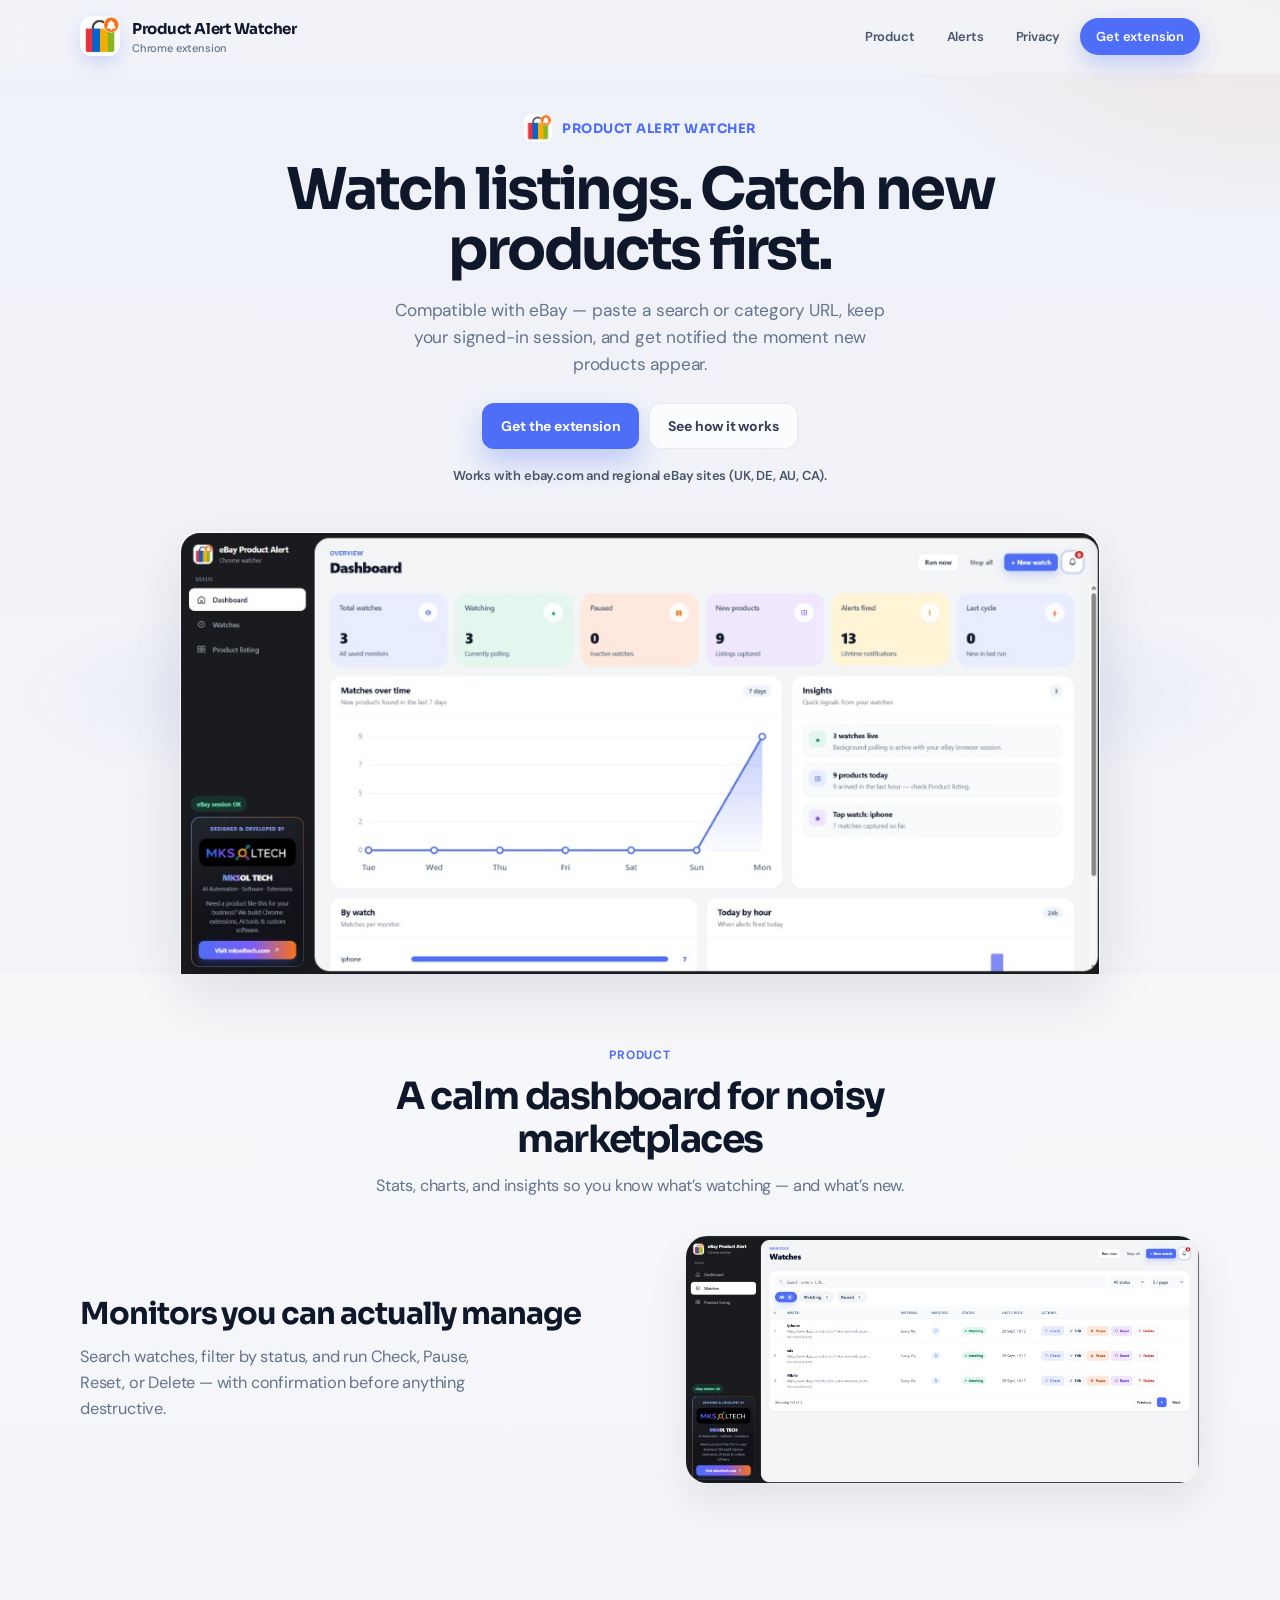
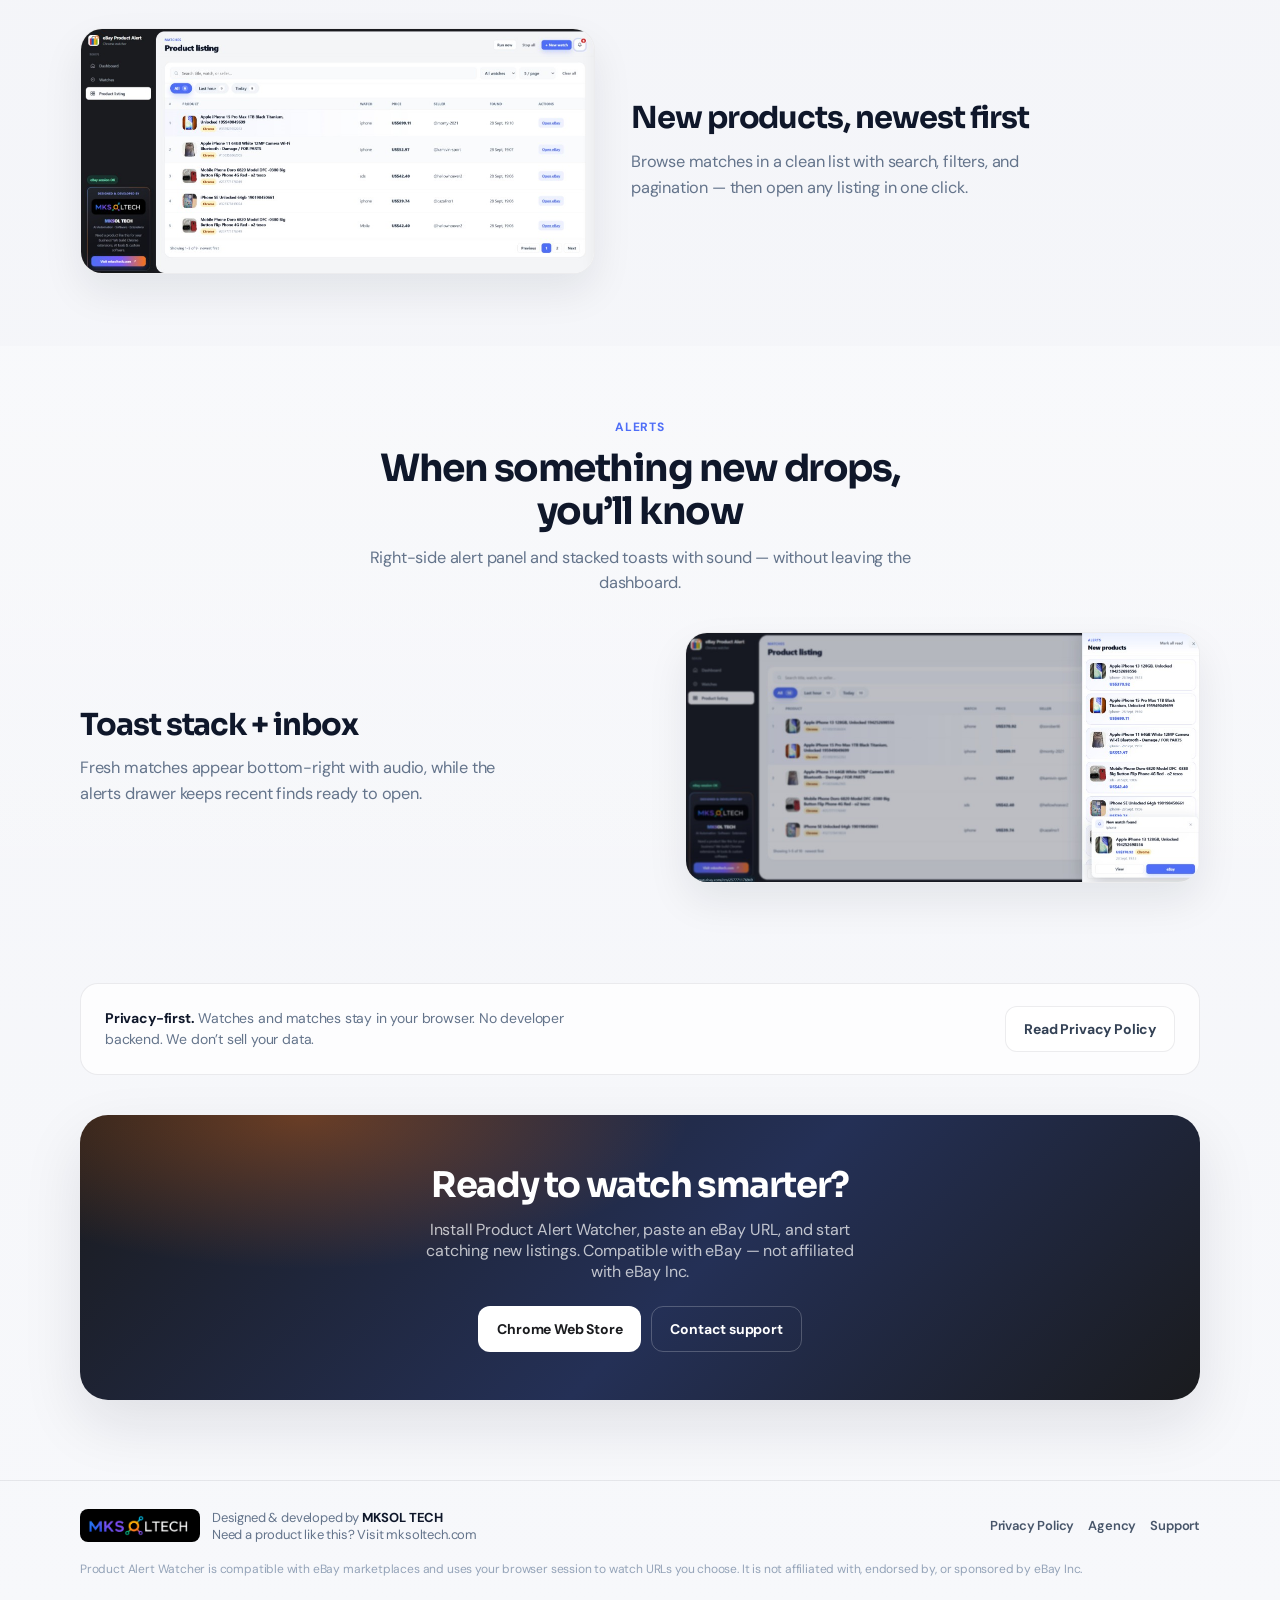
<file: index.html>
<!DOCTYPE html>
<html lang="en">
  <head>
    <meta charset="UTF-8" />
    <meta name="viewport" content="width=device-width, initial-scale=1" />
    <title>Product Alert Watcher — Watch listings. Get alerts.</title>
    <meta
      name="description"
      content="Product Alert Watcher is compatible with eBay. Paste a search URL, watch with your browser session, and get alerts when new products appear. By MKSOL TECH."
    />
    <link rel="icon" href="assets/icon128.png" />
    <link rel="preconnect" href="https://fonts.googleapis.com" />
    <link rel="preconnect" href="https://fonts.gstatic.com" crossorigin />
    <link
      href="https://fonts.googleapis.com/css2?family=DM+Sans:ital,opsz,wght@0,9..40,400;0,9..40,500;0,9..40,600;0,9..40,700;1,9..40,400&family=Sora:wght@600;700&display=swap"
      rel="stylesheet"
    />
    <link rel="stylesheet" href="styles.css" />
  </head>
  <body>
    <header class="top" id="topNav">
      <div class="wrap top-inner">
        <a class="logo" href="index.html">
          <img src="assets/logo.png" alt="" />
          <div>
            <strong>Product Alert Watcher</strong>
            <span>Chrome extension</span>
          </div>
        </a>
        <nav class="nav" aria-label="Primary">
          <a href="#product">Product</a>
          <a href="#alerts">Alerts</a>
          <a href="privacy.html">Privacy</a>
          <a class="nav-cta" href="#get">Get extension</a>
        </nav>
      </div>
    </header>

    <main>
      <section class="hero">
        <div class="wrap">
          <div class="hero-copy">
            <p class="hero-brand">
              <img src="assets/logo.png" alt="" />
              Product Alert Watcher
            </p>
            <h1>Watch listings. Catch new products first.</h1>
            <p class="hero-lead">
              Compatible with eBay — paste a search or category URL, keep your signed-in session,
              and get notified the moment new products appear.
            </p>
            <div class="hero-actions">
              <a class="btn primary" href="#get">Get the extension</a>
              <a class="btn ghost" href="#product">See how it works</a>
            </div>
            <p class="hero-compat">Works with ebay.com and regional eBay sites (UK, DE, AU, CA).</p>
          </div>
        </div>

        <div class="hero-stage">
          <div class="hero-frame">
            <img src="assets/screen-dashboard.png" alt="Product Alert Watcher dashboard" />
          </div>
        </div>
      </section>

      <section class="section ambient" id="product">
        <div class="wrap">
          <div class="section-head">
            <p class="eyebrow">Product</p>
            <h2>A calm dashboard for noisy marketplaces</h2>
            <p>Stats, charts, and insights so you know what’s watching — and what’s new.</p>
          </div>

          <div class="band">
            <div class="band-copy">
              <h3>Monitors you can actually manage</h3>
              <p>
                Search watches, filter by status, and run Check, Pause, Reset, or Delete —
                with confirmation before anything destructive.
              </p>
            </div>
            <div class="band-media">
              <img src="assets/screen-watches.png" alt="Watches list screen" />
            </div>
          </div>
        </div>
      </section>

      <section class="section">
        <div class="wrap">
          <div class="band reverse">
            <div class="band-copy">
              <h3>New products, newest first</h3>
              <p>
                Browse matches in a clean list with search, filters, and pagination —
                then open any listing in one click.
              </p>
            </div>
            <div class="band-media">
              <img src="assets/screen-products.png" alt="Product listing screen" />
            </div>
          </div>
        </div>
      </section>

      <section class="section ambient" id="alerts">
        <div class="wrap">
          <div class="section-head">
            <p class="eyebrow">Alerts</p>
            <h2>When something new drops, you’ll know</h2>
            <p>Right-side alert panel and stacked toasts with sound — without leaving the dashboard.</p>
          </div>
          <div class="band">
            <div class="band-copy">
              <h3>Toast stack + inbox</h3>
              <p>
                Fresh matches appear bottom-right with audio, while the alerts drawer keeps
                recent finds ready to open.
              </p>
            </div>
            <div class="band-media">
              <img src="assets/screen-alerts.png" alt="Alerts panel and toast notification" />
            </div>
          </div>
        </div>
      </section>

      <section class="strip">
        <div class="wrap">
          <div class="strip-box">
            <p>
              <strong>Privacy-first.</strong>
              Watches and matches stay in your browser. No developer backend.
              We don’t sell your data.
            </p>
            <a class="btn ghost" href="privacy.html">Read Privacy Policy</a>
          </div>
        </div>
      </section>

      <section class="final" id="get">
        <div class="wrap">
          <div class="final-box">
            <h2>Ready to watch smarter?</h2>
            <p>
              Install Product Alert Watcher, paste an eBay URL, and start catching new listings.
              Compatible with eBay — not affiliated with eBay Inc.
            </p>
            <div class="final-actions">
              <a class="btn primary" href="https://chrome.google.com/webstore" target="_blank" rel="noopener noreferrer">
                Chrome Web Store
              </a>
              <a class="btn ghost" href="mailto:mksoltech@gmail.com">Contact support</a>
            </div>
          </div>
        </div>
      </section>
    </main>

    <footer class="site-footer">
      <div class="wrap">
        <div class="footer-inner">
          <a class="mksol" href="https://mksoltech.com/" target="_blank" rel="noopener noreferrer">
            <img src="assets/mksol-logo.webp" alt="MKSOL TECH" />
            <p>
              Designed &amp; developed by <strong>MKSOL TECH</strong><br />
              Need a product like this? Visit mksoltech.com
            </p>
          </a>
          <div class="footer-links">
            <a href="privacy.html">Privacy Policy</a>
            <a href="https://mksoltech.com/" target="_blank" rel="noopener noreferrer">Agency</a>
            <a href="mailto:mksoltech@gmail.com">Support</a>
          </div>
        </div>
        <p class="disclaimer">
          Product Alert Watcher is compatible with eBay marketplaces and uses your browser session to
          watch URLs you choose. It is not affiliated with, endorsed by, or sponsored by eBay Inc.
        </p>
      </div>
    </footer>

    <script>
      const topNav = document.getElementById("topNav");
      const onScroll = () => topNav.classList.toggle("scrolled", window.scrollY > 8);
      onScroll();
      window.addEventListener("scroll", onScroll, { passive: true });
    </script>
  </body>
</html>
</file>
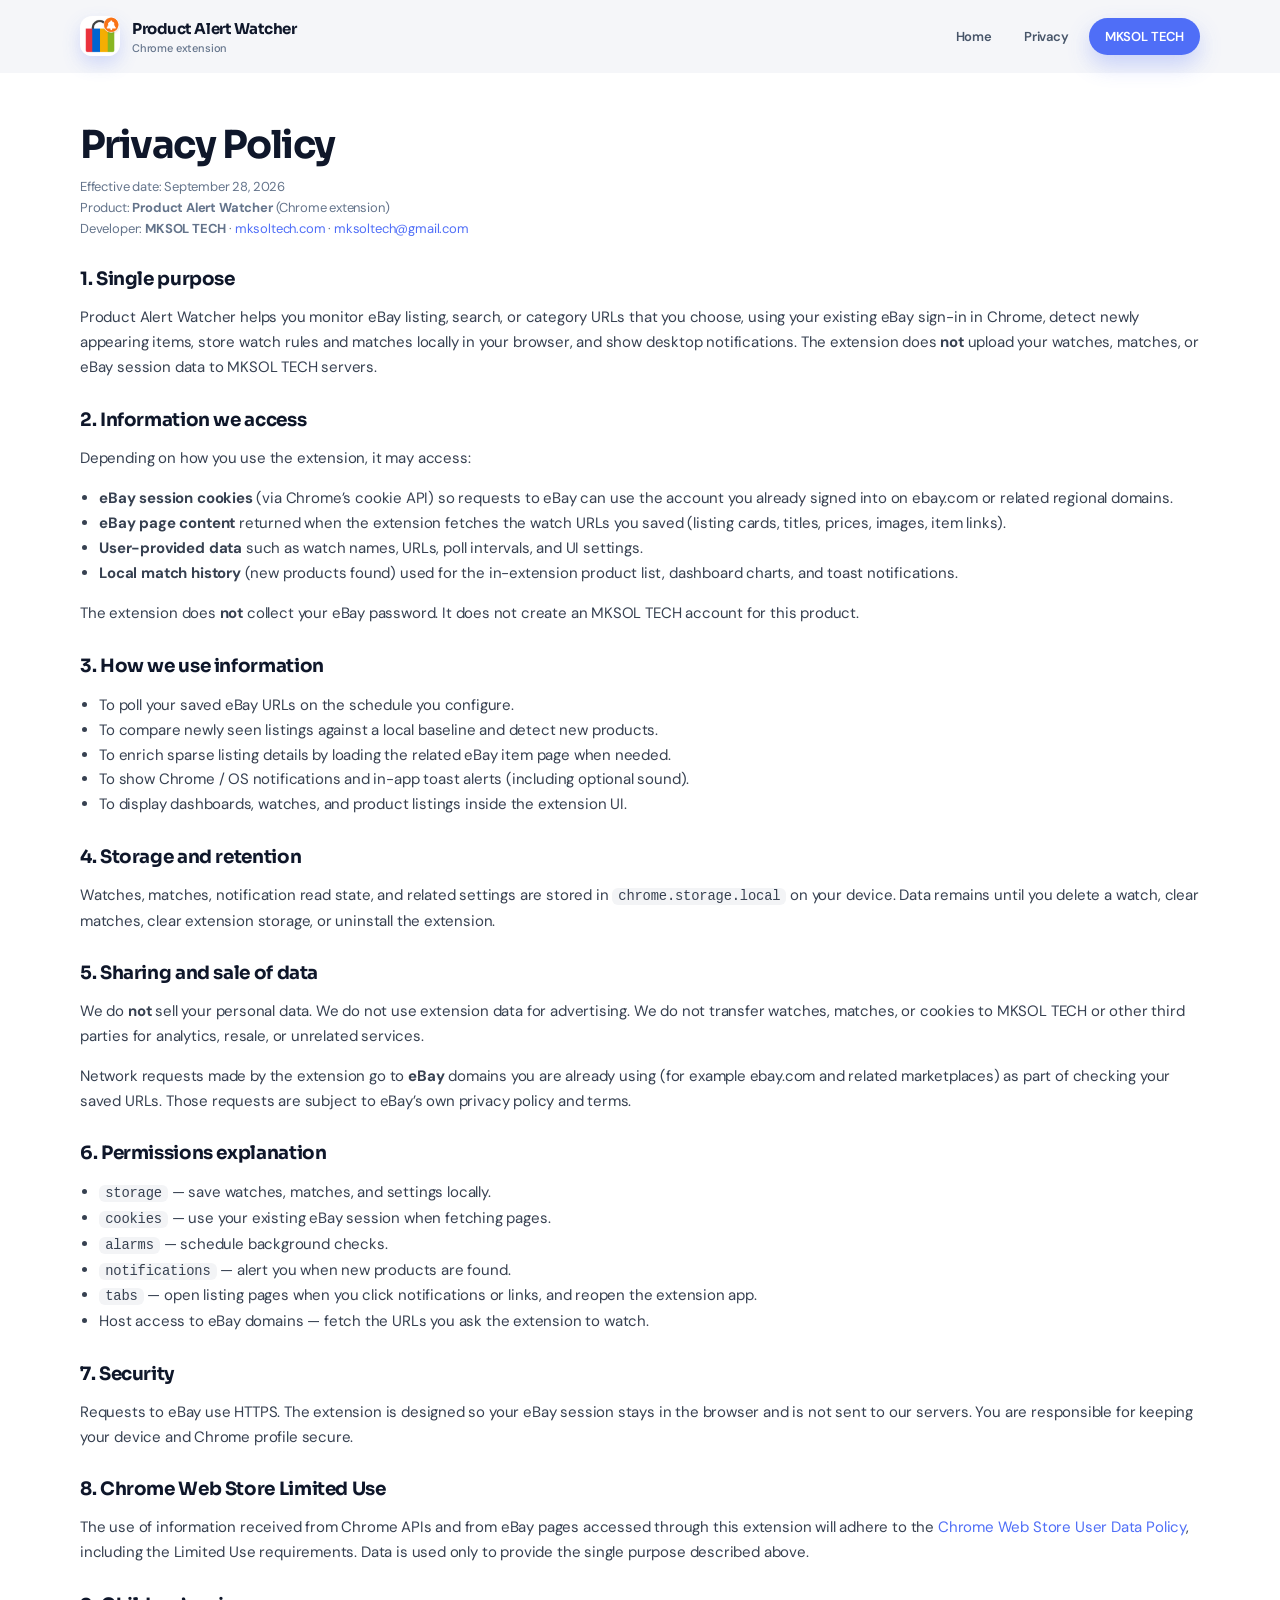
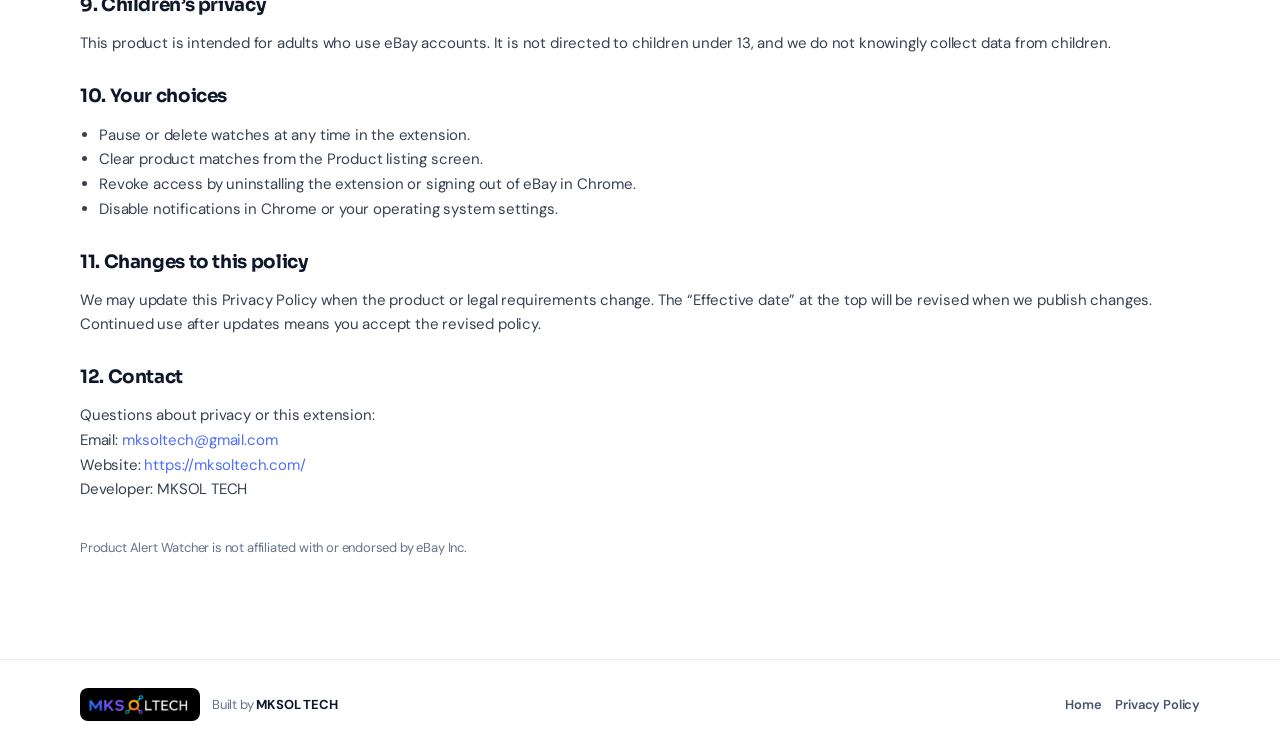
<file: privacy.html>
<!DOCTYPE html>
<html lang="en">
  <head>
    <meta charset="UTF-8" />
    <meta name="viewport" content="width=device-width, initial-scale=1" />
    <title>Privacy Policy — Product Alert Watcher</title>
    <meta
      name="description"
      content="Privacy Policy for the Product Alert Watcher Chrome extension by MKSOL TECH."
    />
    <link rel="icon" href="assets/icon128.png" />
    <link rel="preconnect" href="https://fonts.googleapis.com" />
    <link rel="preconnect" href="https://fonts.gstatic.com" crossorigin />
    <link
      href="https://fonts.googleapis.com/css2?family=DM+Sans:ital,opsz,wght@0,9..40,400;0,9..40,500;0,9..40,600;0,9..40,700;1,9..40,400&family=Sora:wght@600;700&display=swap"
      rel="stylesheet"
    />
    <link rel="stylesheet" href="styles.css" />
  </head>
  <body class="legal-page">
    <header class="top" id="topNav">
      <div class="wrap top-inner">
        <a class="logo" href="index.html">
          <img src="assets/logo.png" alt="" />
          <div>
            <strong>Product Alert Watcher</strong>
            <span>Chrome extension</span>
          </div>
        </a>
        <nav class="nav" aria-label="Primary">
          <a href="index.html">Home</a>
          <a href="privacy.html">Privacy</a>
          <a class="nav-cta" href="https://mksoltech.com/" target="_blank" rel="noopener noreferrer">MKSOL TECH</a>
        </nav>
      </div>
    </header>

    <main class="legal">
      <div class="wrap">
        <h1>Privacy Policy</h1>
        <p class="meta">
          Effective date: September 28, 2026<br />
          Product: <strong>Product Alert Watcher</strong> (Chrome extension)<br />
          Developer: <strong>MKSOL TECH</strong> ·
          <a href="https://mksoltech.com/" target="_blank" rel="noopener noreferrer">mksoltech.com</a> ·
          <a href="mailto:mksoltech@gmail.com">mksoltech@gmail.com</a>
        </p>

        <h2>1. Single purpose</h2>
        <p>
          Product Alert Watcher helps you monitor eBay listing, search, or category URLs that you choose,
          using your existing eBay sign-in in Chrome, detect newly appearing items, store watch rules and
          matches locally in your browser, and show desktop notifications. The extension does
          <strong>not</strong> upload your watches, matches, or eBay session data to MKSOL TECH servers.
        </p>

        <h2>2. Information we access</h2>
        <p>Depending on how you use the extension, it may access:</p>
        <ul>
          <li>
            <strong>eBay session cookies</strong> (via Chrome’s cookie API) so requests to eBay can use
            the account you already signed into on ebay.com or related regional domains.
          </li>
          <li>
            <strong>eBay page content</strong> returned when the extension fetches the watch URLs you
            saved (listing cards, titles, prices, images, item links).
          </li>
          <li>
            <strong>User-provided data</strong> such as watch names, URLs, poll intervals, and UI settings.
          </li>
          <li>
            <strong>Local match history</strong> (new products found) used for the in-extension product
            list, dashboard charts, and toast notifications.
          </li>
        </ul>
        <p>
          The extension does <strong>not</strong> collect your eBay password. It does not create an
          MKSOL TECH account for this product.
        </p>

        <h2>3. How we use information</h2>
        <ul>
          <li>To poll your saved eBay URLs on the schedule you configure.</li>
          <li>To compare newly seen listings against a local baseline and detect new products.</li>
          <li>To enrich sparse listing details by loading the related eBay item page when needed.</li>
          <li>To show Chrome / OS notifications and in-app toast alerts (including optional sound).</li>
          <li>To display dashboards, watches, and product listings inside the extension UI.</li>
        </ul>

        <h2>4. Storage and retention</h2>
        <p>
          Watches, matches, notification read state, and related settings are stored in
          <code>chrome.storage.local</code> on your device. Data remains until you delete a watch,
          clear matches, clear extension storage, or uninstall the extension.
        </p>

        <h2>5. Sharing and sale of data</h2>
        <p>
          We do <strong>not</strong> sell your personal data. We do not use extension data for
          advertising. We do not transfer watches, matches, or cookies to MKSOL TECH or other third
          parties for analytics, resale, or unrelated services.
        </p>
        <p>
          Network requests made by the extension go to <strong>eBay</strong> domains you are already
          using (for example ebay.com and related marketplaces) as part of checking your saved URLs.
          Those requests are subject to eBay’s own privacy policy and terms.
        </p>

        <h2>6. Permissions explanation</h2>
        <ul>
          <li><code>storage</code> — save watches, matches, and settings locally.</li>
          <li><code>cookies</code> — use your existing eBay session when fetching pages.</li>
          <li><code>alarms</code> — schedule background checks.</li>
          <li><code>notifications</code> — alert you when new products are found.</li>
          <li><code>tabs</code> — open listing pages when you click notifications or links, and reopen the extension app.</li>
          <li>Host access to eBay domains — fetch the URLs you ask the extension to watch.</li>
        </ul>

        <h2>7. Security</h2>
        <p>
          Requests to eBay use HTTPS. The extension is designed so your eBay session stays in the
          browser and is not sent to our servers. You are responsible for keeping your device and
          Chrome profile secure.
        </p>

        <h2>8. Chrome Web Store Limited Use</h2>
        <p>
          The use of information received from Chrome APIs and from eBay pages accessed through this
          extension will adhere to the
          <a
            href="https://developer.chrome.com/docs/webstore/program-policies/limited-use/"
            target="_blank"
            rel="noopener noreferrer"
            >Chrome Web Store User Data Policy</a
          >, including the Limited Use requirements. Data is used only to provide the single purpose
          described above.
        </p>

        <h2>9. Children’s privacy</h2>
        <p>
          This product is intended for adults who use eBay accounts. It is not directed to children
          under 13, and we do not knowingly collect data from children.
        </p>

        <h2>10. Your choices</h2>
        <ul>
          <li>Pause or delete watches at any time in the extension.</li>
          <li>Clear product matches from the Product listing screen.</li>
          <li>Revoke access by uninstalling the extension or signing out of eBay in Chrome.</li>
          <li>Disable notifications in Chrome or your operating system settings.</li>
        </ul>

        <h2>11. Changes to this policy</h2>
        <p>
          We may update this Privacy Policy when the product or legal requirements change. The
          “Effective date” at the top will be revised when we publish changes. Continued use after
          updates means you accept the revised policy.
        </p>

        <h2>12. Contact</h2>
        <p>
          Questions about privacy or this extension:<br />
          Email: <a href="mailto:mksoltech@gmail.com">mksoltech@gmail.com</a><br />
          Website:
          <a href="https://mksoltech.com/" target="_blank" rel="noopener noreferrer">https://mksoltech.com/</a><br />
          Developer: MKSOL TECH
        </p>

        <p class="meta" style="margin-top: 36px">
          Product Alert Watcher is not affiliated with or endorsed by eBay Inc.
        </p>
      </div>
    </main>

    <footer class="site-footer">
      <div class="wrap">
        <div class="footer-inner">
          <a class="mksol" href="https://mksoltech.com/" target="_blank" rel="noopener noreferrer">
            <img src="assets/mksol-logo.webp" alt="MKSOL TECH" />
            <p>Built by <strong>MKSOL TECH</strong></p>
          </a>
          <div class="footer-links">
            <a href="index.html">Home</a>
            <a href="privacy.html">Privacy Policy</a>
          </div>
        </div>
      </div>
    </footer>
  </body>
</html>
</file>
<file: styles.css>
:root {
  --bg: #f3f4f8;
  --ink: #0f172a;
  --muted: #64748b;
  --panel: #ffffff;
  --brand: #4f6ef7;
  --brand-deep: #2f4fd6;
  --accent: #f97316;
  --line: rgba(15, 23, 42, 0.08);
  --shadow: 0 24px 60px rgba(15, 23, 42, 0.1);
  --font-display: "Sora", "Segoe UI", sans-serif;
  --font-body: "DM Sans", "Segoe UI", sans-serif;
}

* { box-sizing: border-box; }

html {
  scroll-behavior: smooth;
}

body {
  margin: 0;
  font-family: var(--font-body);
  color: var(--ink);
  background:
    radial-gradient(1200px 600px at 12% -10%, rgba(79, 110, 247, 0.16), transparent 55%),
    radial-gradient(900px 500px at 100% 0%, rgba(249, 115, 22, 0.1), transparent 45%),
    linear-gradient(180deg, #eef1f8 0%, var(--bg) 28%, #f7f8fb 100%);
  letter-spacing: -0.011em;
  -webkit-font-smoothing: antialiased;
}

img { max-width: 100%; display: block; }
a { color: inherit; }

.wrap {
  width: min(1120px, calc(100% - 2.5rem));
  margin: 0 auto;
}

/* ── Header ─────────────────────────────────────── */

.top {
  position: sticky;
  top: 0;
  z-index: 40;
  backdrop-filter: blur(14px);
  background: rgba(243, 244, 248, 0.78);
  border-bottom: 1px solid transparent;
  transition: border-color 0.2s ease, background 0.2s ease;
}

.top.scrolled {
  border-bottom-color: var(--line);
  background: rgba(255, 255, 255, 0.88);
}

.top-inner {
  display: flex;
  align-items: center;
  justify-content: space-between;
  gap: 16px;
  min-height: 72px;
}

.logo {
  display: flex;
  align-items: center;
  gap: 12px;
  text-decoration: none;
}

.logo img {
  width: 40px;
  height: 40px;
  border-radius: 12px;
  box-shadow: 0 8px 18px rgba(79, 110, 247, 0.22);
}

.logo strong {
  font-family: var(--font-display);
  font-size: 15px;
  font-weight: 700;
  letter-spacing: -0.03em;
}

.logo span {
  display: block;
  margin-top: 2px;
  font-size: 11px;
  color: var(--muted);
  font-weight: 500;
}

.nav {
  display: flex;
  align-items: center;
  gap: 8px;
}

.nav a {
  text-decoration: none;
  font-size: 13px;
  font-weight: 600;
  color: #475569;
  padding: 8px 12px;
  border-radius: 999px;
  transition: background 0.15s ease, color 0.15s ease;
}

.nav a:hover {
  background: rgba(15, 23, 42, 0.05);
  color: var(--ink);
}

.nav .nav-cta {
  background: var(--brand);
  color: #fff;
  padding: 10px 16px;
  box-shadow: 0 10px 22px rgba(79, 110, 247, 0.28);
}

.nav .nav-cta:hover {
  background: var(--brand-deep);
  color: #fff;
}

/* ── Hero ───────────────────────────────────────── */

.hero {
  padding: 28px 0 0;
}

.hero-copy {
  max-width: 720px;
  margin: 0 auto;
  text-align: center;
  animation: rise 0.7s ease both;
}

.hero-brand {
  display: inline-flex;
  align-items: center;
  gap: 10px;
  margin-bottom: 18px;
  font-family: var(--font-display);
  font-size: 13px;
  font-weight: 700;
  letter-spacing: 0.04em;
  text-transform: uppercase;
  color: var(--brand);
}

.hero-brand img {
  width: 28px;
  height: 28px;
  border-radius: 8px;
}

.hero h1 {
  margin: 0;
  font-family: var(--font-display);
  font-size: clamp(2.2rem, 5.5vw, 3.6rem);
  line-height: 1.05;
  letter-spacing: -0.045em;
  font-weight: 700;
}

.hero-lead {
  margin: 16px auto 0;
  max-width: 42ch;
  font-size: 1.08rem;
  line-height: 1.55;
  color: var(--muted);
}

.hero-actions {
  display: flex;
  justify-content: center;
  flex-wrap: wrap;
  gap: 10px;
  margin-top: 26px;
}

.btn {
  display: inline-flex;
  align-items: center;
  justify-content: center;
  gap: 8px;
  min-height: 46px;
  padding: 0 18px;
  border-radius: 12px;
  font-size: 14px;
  font-weight: 700;
  text-decoration: none;
  border: 1px solid transparent;
  transition: transform 0.15s ease, background 0.15s ease, box-shadow 0.15s ease;
}

.btn:hover { transform: translateY(-1px); }

.btn.primary {
  background: var(--brand);
  color: #fff;
  box-shadow: 0 14px 28px rgba(79, 110, 247, 0.3);
}

.btn.primary:hover { background: var(--brand-deep); }

.btn.ghost {
  background: rgba(255, 255, 255, 0.72);
  border-color: var(--line);
  color: #334155;
}

.btn.ghost:hover { background: #fff; }

.hero-compat {
  margin: 18px 0 0;
  font-size: 13px;
  font-weight: 600;
  color: #475569;
}

.hero-stage {
  margin-top: 48px;
  width: 100%;
  position: relative;
  animation: rise 0.85s ease 0.08s both;
  display: flex;
  justify-content: center;
  padding: 0 1.25rem;
}

.hero-stage::before {
  content: "";
  position: absolute;
  inset: 12% 0 auto;
  height: 50%;
  background: radial-gradient(ellipse at center, rgba(79, 110, 247, 0.2), transparent 68%);
  filter: blur(18px);
  pointer-events: none;
}

.hero-frame {
  position: relative;
  width: min(920px, 100%);
  overflow: hidden;
  border-radius: 20px 20px 0 0;
  border: 1px solid rgba(255, 255, 255, 0.7);
  border-bottom: none;
  box-shadow: var(--shadow);
  background: #f1f3f8;
}

.hero-frame img {
  width: 100%;
  height: auto;
  display: block;
}

/* ── Sections ───────────────────────────────────── */

.section {
  padding: 72px 0;
}

.section-head {
  max-width: 560px;
  margin: 0 auto 36px;
  text-align: center;
}

.section-head .eyebrow {
  margin: 0 0 10px;
  font-size: 12px;
  font-weight: 700;
  letter-spacing: 0.08em;
  text-transform: uppercase;
  color: var(--brand);
}

.section-head h2 {
  margin: 0;
  font-family: var(--font-display);
  font-size: clamp(1.7rem, 3.4vw, 2.35rem);
  letter-spacing: -0.04em;
  line-height: 1.15;
}

.section-head p {
  margin: 12px 0 0;
  color: var(--muted);
  font-size: 1.02rem;
  line-height: 1.55;
}

/* Feature band — one idea */

.band {
  display: grid;
  grid-template-columns: 1.05fr 0.95fr;
  gap: 36px;
  align-items: center;
}

.band.reverse {
  grid-template-columns: 0.95fr 1.05fr;
}

.band.reverse .band-copy { order: 2; }
.band.reverse .band-media { order: 1; }

.band-copy h3 {
  margin: 0;
  font-family: var(--font-display);
  font-size: clamp(1.4rem, 2.6vw, 1.9rem);
  letter-spacing: -0.035em;
  line-height: 1.2;
}

.band-copy p {
  margin: 12px 0 0;
  color: var(--muted);
  font-size: 1.02rem;
  line-height: 1.6;
  max-width: 38ch;
}

.band-media {
  position: relative;
  border-radius: 22px;
  overflow: hidden;
  border: 1px solid var(--line);
  box-shadow: 0 18px 40px rgba(15, 23, 42, 0.08);
  background: #fff;
  transition: transform 0.35s ease, box-shadow 0.35s ease;
}

.band-media:hover {
  transform: translateY(-4px);
  box-shadow: 0 28px 50px rgba(15, 23, 42, 0.12);
}

.band-media img {
  width: 100%;
  height: auto;
  display: block;
}

.ambient {
  background: linear-gradient(180deg, rgba(255, 255, 255, 0.35), transparent);
}

/* Privacy strip */

.strip {
  padding: 28px 0 0;
}

.strip-box {
  display: flex;
  flex-wrap: wrap;
  align-items: center;
  justify-content: space-between;
  gap: 16px;
  padding: 22px 24px;
  border-radius: 18px;
  background: rgba(255, 255, 255, 0.72);
  border: 1px solid var(--line);
}

.strip-box p {
  margin: 0;
  max-width: 52ch;
  color: var(--muted);
  font-size: 14px;
  line-height: 1.5;
}

.strip-box strong {
  color: var(--ink);
}

/* Final CTA */

.final {
  padding: 40px 0 80px;
}

.final-box {
  position: relative;
  overflow: hidden;
  border-radius: 28px;
  padding: 48px 28px;
  text-align: center;
  color: #fff;
  background:
    radial-gradient(700px 280px at 20% 0%, rgba(249, 115, 22, 0.35), transparent 55%),
    linear-gradient(135deg, #1a1b1e 0%, #243056 55%, #1a1b1e 100%);
  box-shadow: var(--shadow);
}

.final-box h2 {
  margin: 0;
  font-family: var(--font-display);
  font-size: clamp(1.6rem, 3vw, 2.2rem);
  letter-spacing: -0.04em;
}

.final-box p {
  margin: 12px auto 0;
  max-width: 40ch;
  color: rgba(255, 255, 255, 0.72);
}

.final-actions {
  display: flex;
  justify-content: center;
  flex-wrap: wrap;
  gap: 10px;
  margin-top: 24px;
}

.final-actions .btn.primary {
  background: #fff;
  color: #1a1b1e;
  box-shadow: none;
}

.final-actions .btn.ghost {
  background: transparent;
  border-color: rgba(255, 255, 255, 0.22);
  color: #fff;
}

/* Footer */

.site-footer {
  padding: 28px 0 40px;
  border-top: 1px solid var(--line);
}

.footer-inner {
  display: flex;
  flex-wrap: wrap;
  justify-content: space-between;
  gap: 18px;
  align-items: center;
}

.mksol {
  display: flex;
  align-items: center;
  gap: 12px;
  text-decoration: none;
}

.mksol img {
  width: 120px;
  height: auto;
  max-height: 36px;
  object-fit: contain;
  background: #000;
  border-radius: 8px;
  padding: 6px 8px;
}

.mksol p {
  margin: 0;
  font-size: 13px;
  color: var(--muted);
}

.mksol strong { color: var(--ink); }

.footer-links {
  display: flex;
  gap: 14px;
  flex-wrap: wrap;
  font-size: 13px;
  font-weight: 600;
}

.footer-links a {
  text-decoration: none;
  color: #475569;
}

.footer-links a:hover { color: var(--brand); }

.disclaimer {
  margin: 18px 0 0;
  font-size: 12px;
  color: #94a3b8;
}

@keyframes rise {
  from { opacity: 0; transform: translateY(18px); }
  to { opacity: 1; transform: none; }
}

@media (max-width: 860px) {
  .nav a:not(.nav-cta) { display: none; }
  .band,
  .band.reverse {
    grid-template-columns: 1fr;
  }
  .band.reverse .band-copy,
  .band.reverse .band-media { order: initial; }
}

/* Privacy / legal pages */

.legal-page {
  background: #fff;
}

.legal {
  padding: 48px 0 72px;
}

.legal h1 {
  margin: 0 0 8px;
  font-family: var(--font-display);
  font-size: clamp(1.8rem, 3.5vw, 2.4rem);
  letter-spacing: -0.04em;
}

.legal .meta {
  margin: 0 0 28px;
  color: var(--muted);
  font-size: 13px;
  line-height: 1.6;
}

.legal h2 {
  margin: 28px 0 10px;
  font-family: var(--font-display);
  font-size: 1.15rem;
  letter-spacing: -0.02em;
}

.legal p,
.legal li {
  color: #374151;
  font-size: 15px;
  line-height: 1.65;
}

.legal ul { padding-left: 1.2rem; }

.legal a {
  color: var(--brand);
  text-decoration: none;
}

.legal a:hover { text-decoration: underline; }

.legal code {
  font-size: 0.92em;
  background: #f3f4f6;
  padding: 1px 6px;
  border-radius: 6px;
}
</file>
